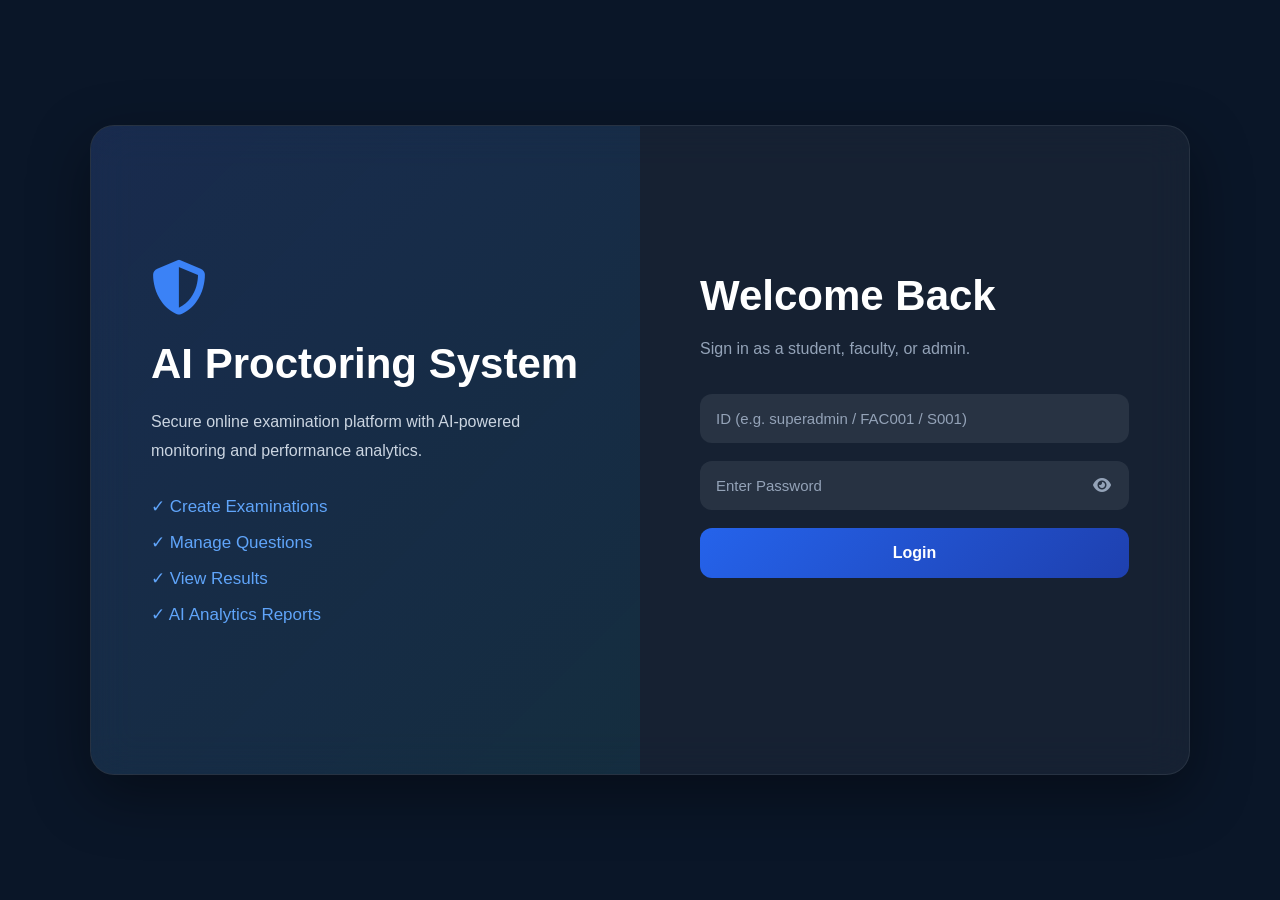
<file: frontend/index.html>
<!DOCTYPE html>
<html lang="en">
<head>
    <link rel="stylesheet" href="https://cdnjs.cloudflare.com/ajax/libs/font-awesome/6.5.1/css/all.min.css">
    <meta charset="UTF-8">
    <meta name="viewport" content="width=device-width, initial-scale=1.0">
    <title>AI Proctoring - Login</title>
    <link rel="stylesheet" href="styles.css">
</head>
<body class="login-page">
    <div class="login-wrapper">
        <div class="login-left">
            <div>
                <i class="fas fa-shield-alt login-logo"></i>
                <h1>AI Proctoring System</h1>
                <p>Secure online examination platform with AI-powered monitoring and performance analytics.</p>
                <ul>
                    <li>✓ Create Examinations</li>
                    <li>✓ Manage Questions</li>
                    <li>✓ View Results</li>
                    <li>✓ AI Analytics Reports</li>
                </ul>
            </div>
        </div>
        <div class="login-right">
            <div class="login-form">
                <h2>Welcome Back</h2>
                <p>Sign in as a student, faculty, or admin.</p>
                <form id="facultyLoginForm">
                    <input type="text" id="email" placeholder="ID (e.g. superadmin / FAC001 / S001)" required>
                    <div class="password-box">
                        <input type="password" id="password" placeholder="Enter Password" required>
                        <i class="fas fa-eye" onclick="togglePassword()"></i>
                    </div>
                    <button type="submit">Login</button>
                </form>
                <p id="message"></p>
            </div>
        </div>
    </div>
    <script src="faculty_login.js"></script>
</body>
</html>
</file>
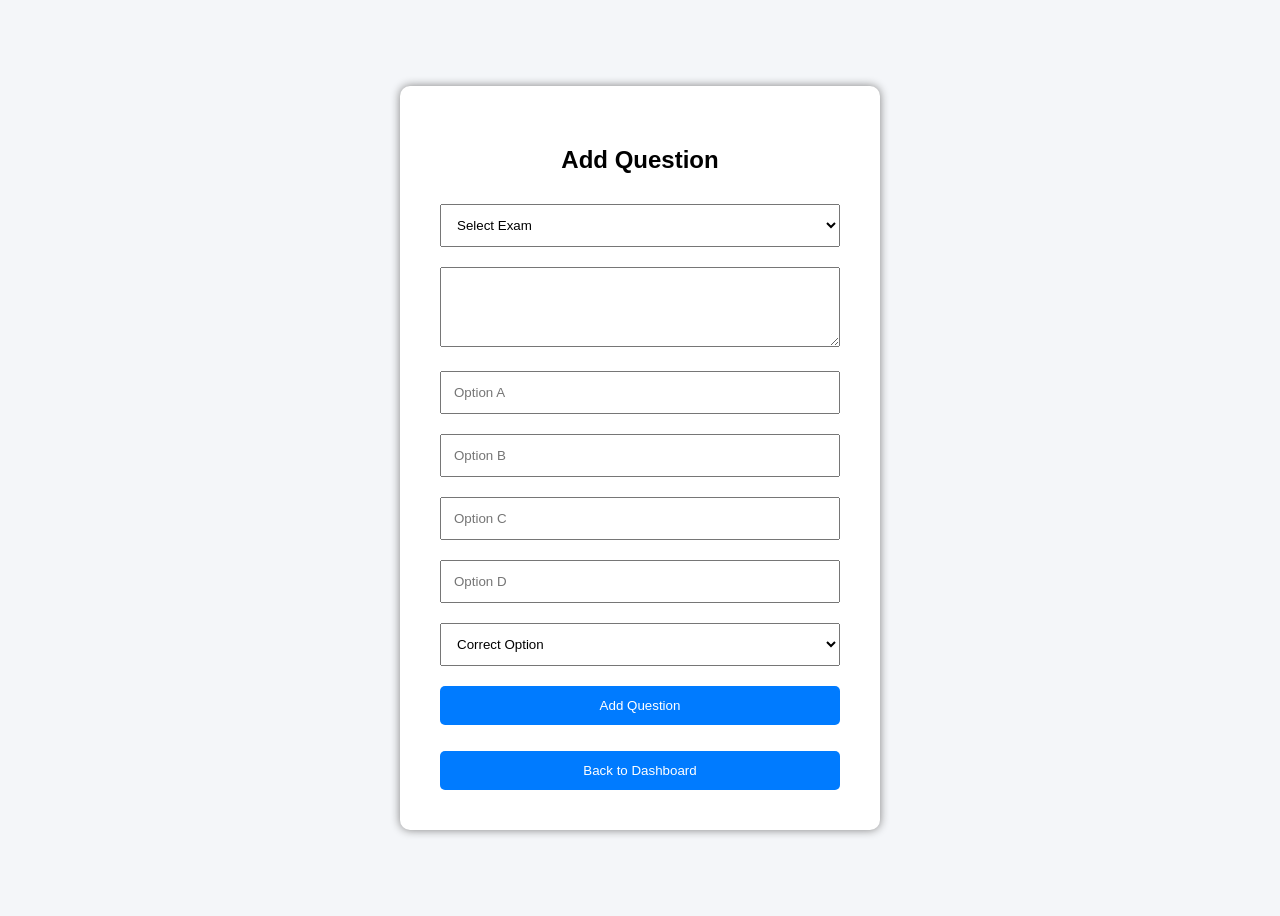
<file: frontend/add_question.html>
<!DOCTYPE html>
<html>
<head>
    <title>Add Question</title>
    <link rel="stylesheet" href="add_question.css">
</head>
<body>

    <div class="container">

        <h2>Add Question</h2>

        <form id="questionForm">

            <select id="exam_id" required>
                <option value="">Select Exam</option>
            </select>

            <textarea
                id="question_text"
                placeholder="Enter Question"
                required>
            </textarea>

            <input type="text"
                   id="option_a"
                   placeholder="Option A"
                   required>

            <input type="text"
                   id="option_b"
                   placeholder="Option B"
                   required>

            <input type="text"
                   id="option_c"
                   placeholder="Option C"
                   required>

            <input type="text"
                   id="option_d"
                   placeholder="Option D"
                   required>

            <select id="correct_option" required>
                <option value="">Correct Option</option>
                <option value="A">A</option>
                <option value="B">B</option>
                <option value="C">C</option>
                <option value="D">D</option>
            </select>

            <button type="submit">
                Add Question
            </button>

        </form>

        <p id="message"></p>

        <button onclick="window.location.href='faculty_dashboard.html'">
            Back to Dashboard
        </button>

    </div>

    <script src="add_question.js"></script>

</body>
</html>
</file>
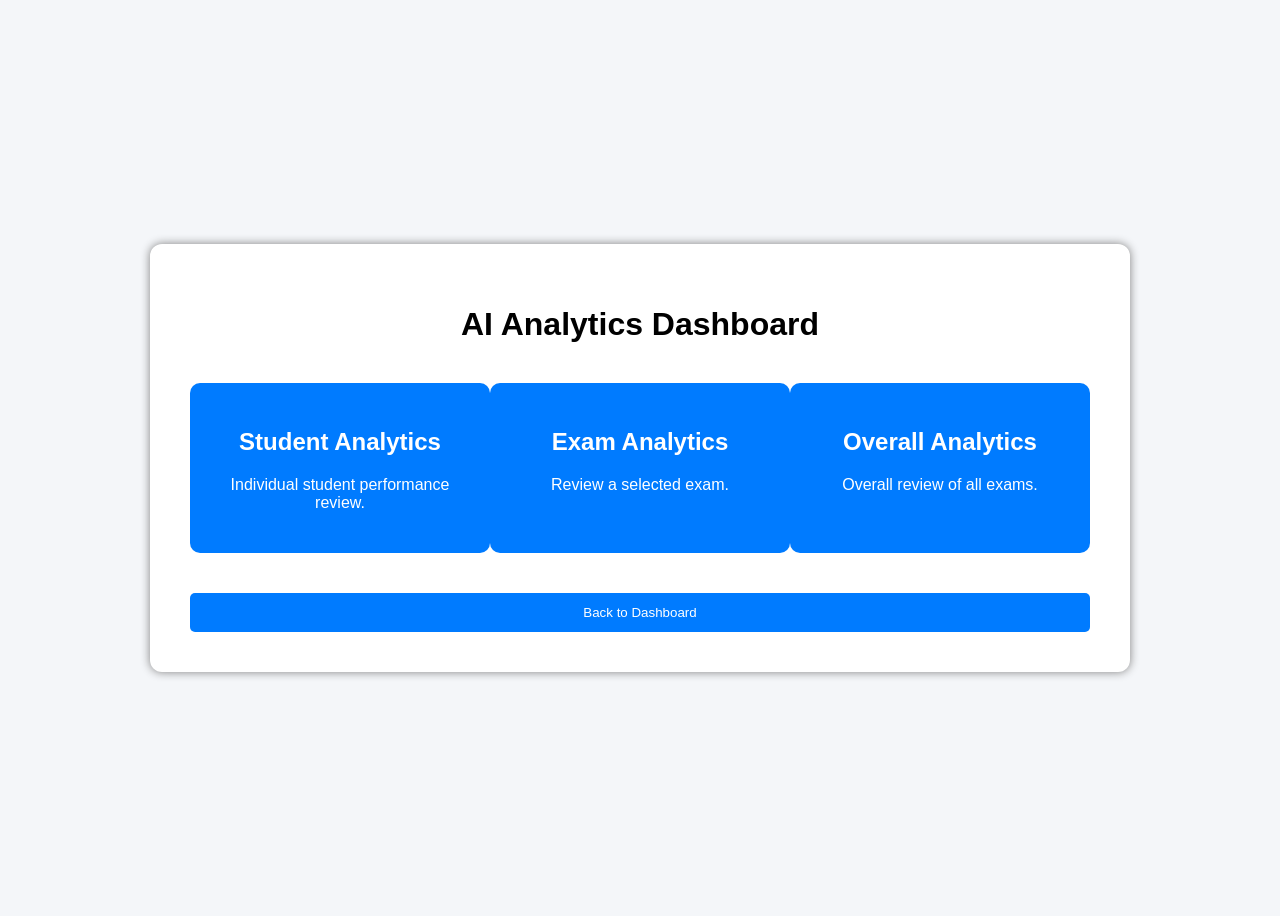
<file: frontend/ai_summary.html>
<!DOCTYPE html>
<html>
<head>
    <title>AI Analytics Dashboard</title>
    <link rel="stylesheet" href="ai_summary.css">
</head>

<body>

    <div class="container">

        <h1>AI Analytics Dashboard</h1>

        <div class="card-container">

            <div class="card" onclick="showStudentSection()">
                <h2>Student Analytics</h2>
                <p>Individual student performance review.</p>
            </div>

            <div class="card" onclick="showExamSection()">
                <h2>Exam Analytics</h2>
                <p>Review a selected exam.</p>
            </div>

            <div class="card" onclick="showOverallSection()">
                <h2>Overall Analytics</h2>
                <p>Overall review of all exams.</p>
            </div>

        </div>

        <button onclick="window.location.href='faculty_dashboard.html'">
            Back to Dashboard
        </button>

    </div>

    <script src="ai_summary.js"></script>

</body>
</html>
</file>
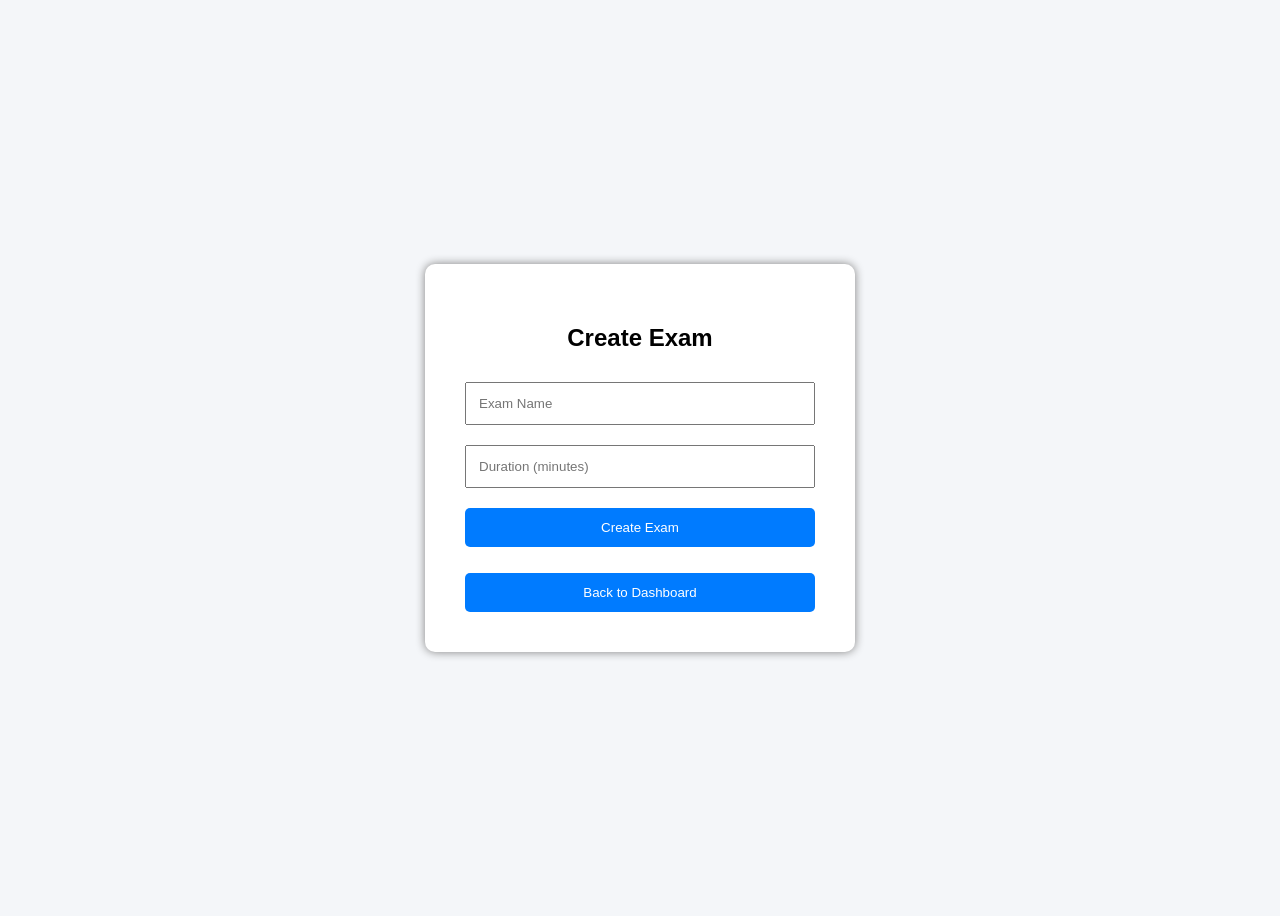
<file: frontend/create_exam.html>
<!DOCTYPE html>
<html>
<head>
    <title>Create Exam</title>
    <link rel="stylesheet" href="create_exam.css">
</head>
<body>

    <div class="container">

        <h2>Create Exam</h2>

        <form id="examForm">

            <input
                type="text"
                id="exam_name"
                placeholder="Exam Name"
                required
            >

            <input
                type="number"
                id="duration"
                placeholder="Duration (minutes)"
                required
            >

            <button type="submit">
                Create Exam
            </button>

        </form>

        <p id="message"></p>

        <button onclick="window.location.href='faculty_dashboard.html'">
            Back to Dashboard
        </button>

    </div>

    <script src="create_exam.js"></script>

</body>
</html>
</file>
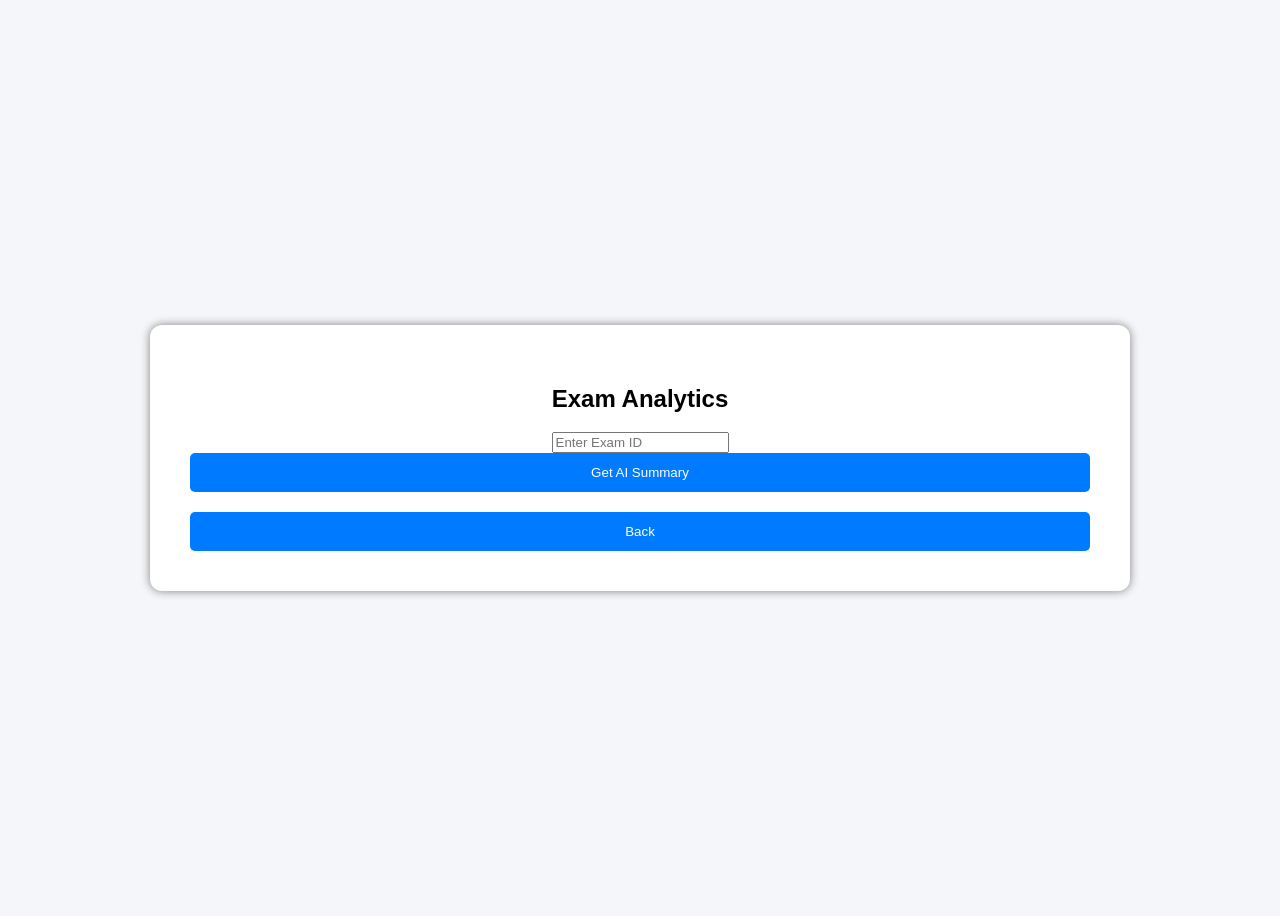
<file: frontend/exam_analytics.html>
<!DOCTYPE html>
<html>
<head>
    <title>Exam Analytics</title>
    <link rel="stylesheet" href="ai_summary.css">
</head>
<body>

<div class="container">

    <h2>Exam Analytics</h2>

    <input type="number"
           id="examId"
           placeholder="Enter Exam ID">

    <button onclick="getExamSummary()">
        Get AI Summary
    </button>

    <div id="summaryBox" style="margin-top:20px;">
    </div>

    <button onclick="window.location.href='ai_summary.html'">
        Back
    </button>

</div>

<script src="exam_analytics.js"></script>

</body>
</html>
</file>
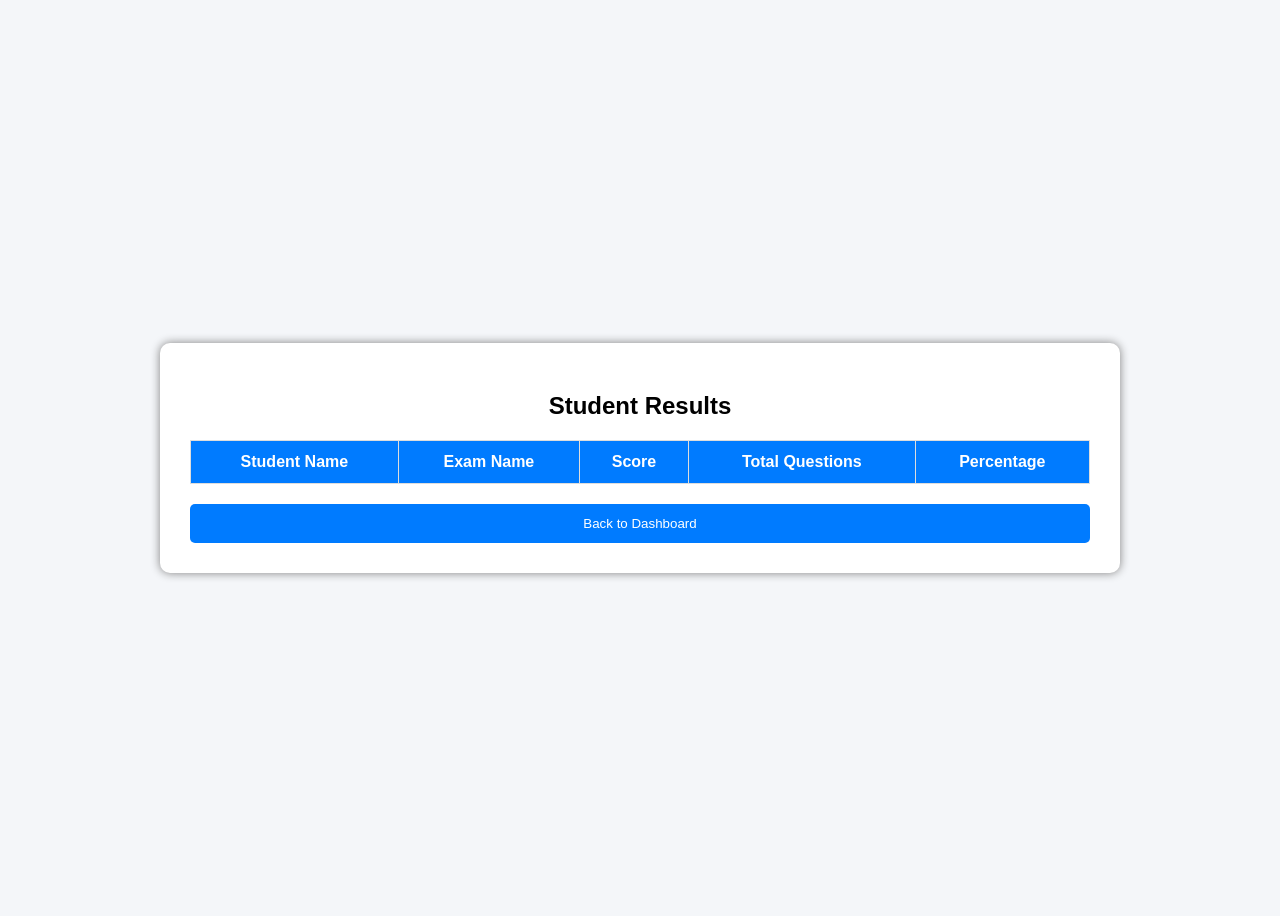
<file: frontend/faculty_results.html>
<!DOCTYPE html>
<html>
<head>
    <title>Faculty Results</title>
    <link rel="stylesheet" href="faculty_results.css">
</head>
<body>

    <div class="container">

        <h2>Student Results</h2>

        <table id="resultsTable">

            <thead>
                <tr>
                    <th>Student Name</th>
                    <th>Exam Name</th>
                    <th>Score</th>
                    <th>Total Questions</th>
                    <th>Percentage</th>
                </tr>
            </thead>

            <tbody>
            </tbody>

        </table>

        <button onclick="window.location.href='faculty_dashboard.html'">
            Back to Dashboard
        </button>

    </div>

    <script src="faculty_results.js"></script>

</body>
</html>
</file>
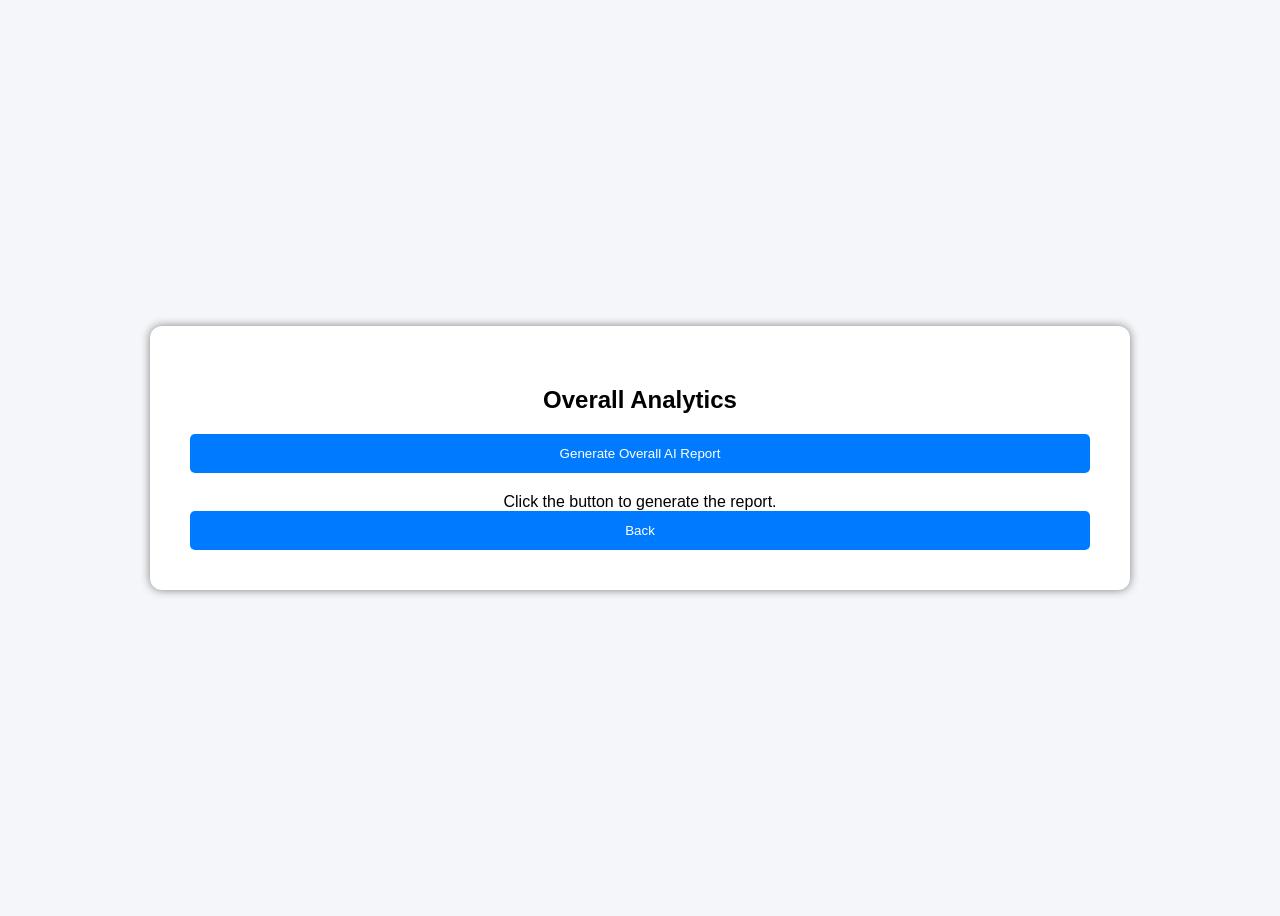
<file: frontend/overall_analytics.html>
<!DOCTYPE html>
<html>
<head>
    <title>Overall Analytics</title>
    <link rel="stylesheet" href="ai_summary.css">
</head>

<body>

<div class="container">

    <h2>Overall Analytics</h2>

    <button onclick="getOverallSummary()">
        Generate Overall AI Report
    </button>

    <div id="summaryBox" style="margin-top:20px;">
        Click the button to generate the report.
    </div>

    <button onclick="window.location.href='ai_summary.html'">
        Back
    </button>

</div>

<script src="overall_analytics.js"></script>

</body>
</html>
</file>
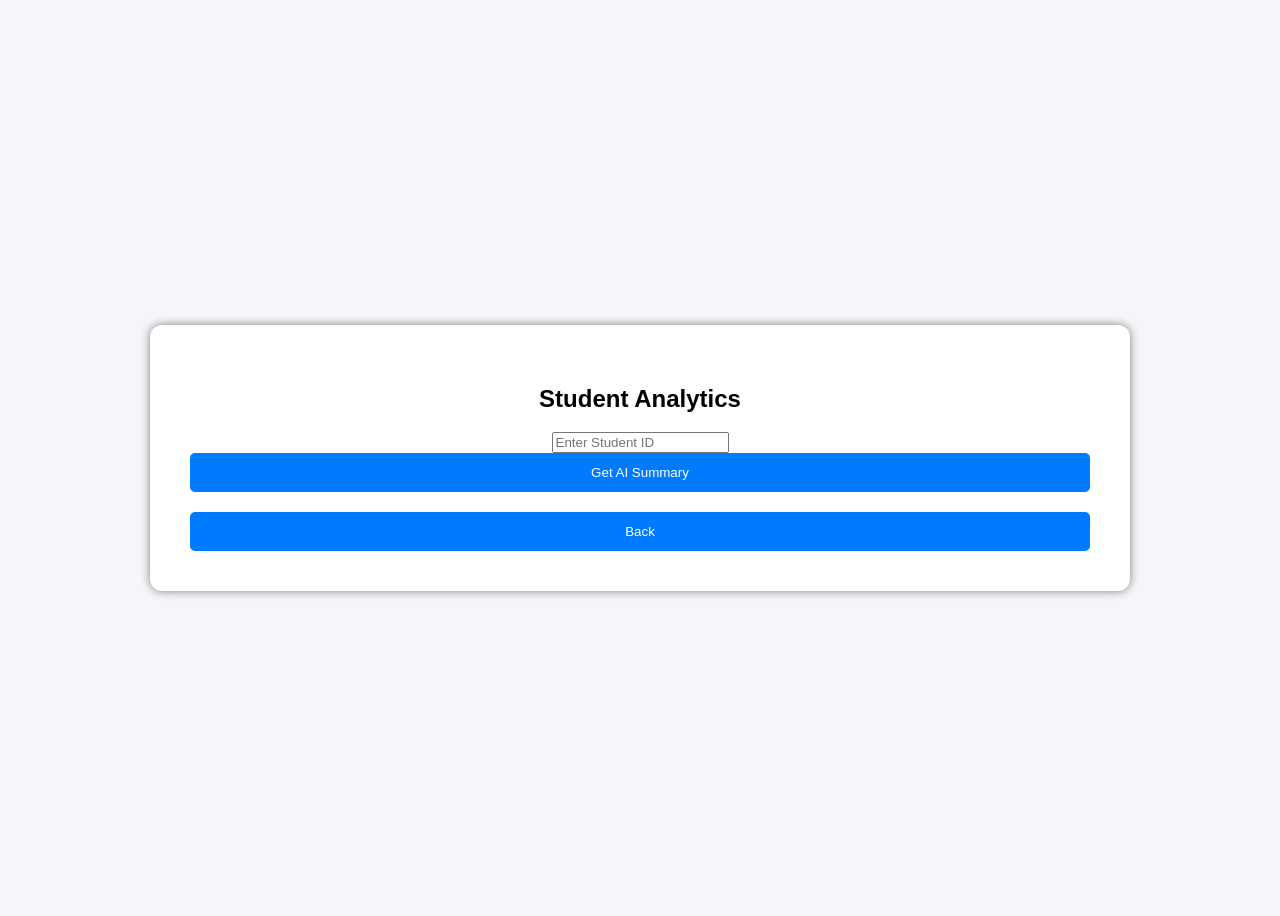
<file: frontend/student_analytics.html>
<!DOCTYPE html>
<html>
<head>
    <title>Student Analytics</title>
    <link rel="stylesheet" href="ai_summary.css">
</head>

<body>

    <div class="container">

        <h2>Student Analytics</h2>

        <input
            type="number"
            id="studentId"
            placeholder="Enter Student ID">

        <button onclick="getStudentSummary()">
            Get AI Summary
        </button>

        <div id="summaryBox" style="margin-top:20px;">
        </div>

        <button onclick="window.location.href='ai_summary.html'">
            Back
        </button>

    </div>

    <script src="student_analytics.js"></script>

</body>
</html>
</file>
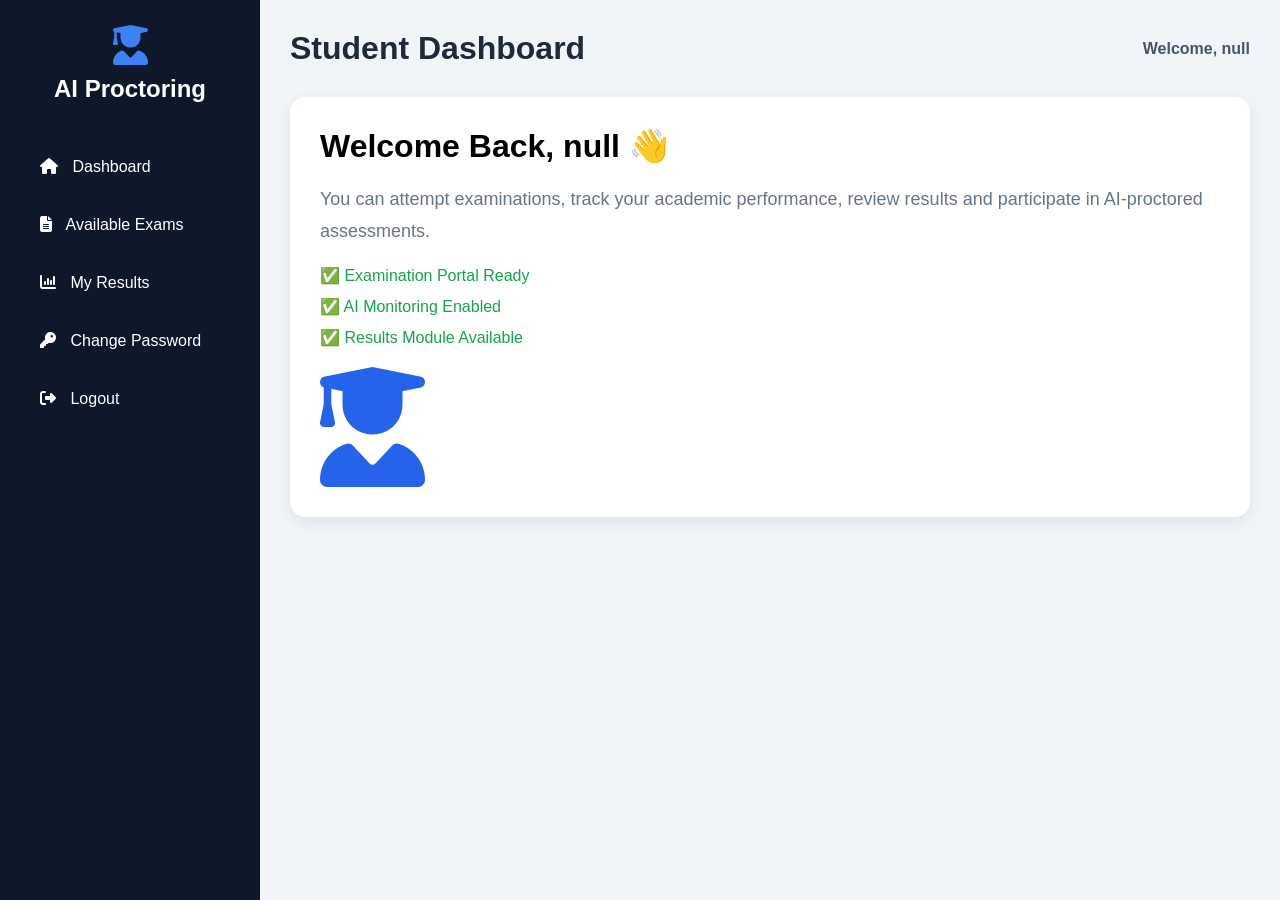
<file: frontend/student_dashboard.html>
<!DOCTYPE html>
<html>

<head>

    <meta charset="UTF-8">
    <title>Student Dashboard</title>

    <link rel="stylesheet" href="student_dashboard.css">

    <link rel="stylesheet"
          href="https://cdnjs.cloudflare.com/ajax/libs/font-awesome/6.5.1/css/all.min.css">

</head>

<body>

    <div class="sidebar">

        <div class="logo">

            <i class="fas fa-user-graduate"></i>

            <h2>AI Proctoring</h2>

        </div>

        <ul>

            <li onclick="showDashboard()">

                <i class="fas fa-house"></i>

                Dashboard

            </li>

            <li onclick="viewExams()">

                <i class="fas fa-file-lines"></i>

                Available Exams

            </li>

            <li onclick="viewResults()">

                <i class="fas fa-chart-column"></i>

                My Results

            </li>

            <li onclick="showChangePassword()">

                <i class="fas fa-key"></i>

                Change Password

            </li>

            <li onclick="logout()">

                <i class="fas fa-right-from-bracket"></i>

                Logout

            </li>

        </ul>

    </div>

    <div class="main-content">

        <div class="top-bar">

            <h1>Student Dashboard</h1>

            <span id="welcome"></span>

        </div>

        <div id="content"></div>

    </div>

    <!-- ================= Review Answer Modal ================= -->

    <div id="studentAnswersModal"
         class="modal"
         style="display:none;">

        <div class="modal-content"
             style="width:85%;max-height:85vh;overflow:auto;">

            <span class="close"
                  onclick="closeStudentAnswersModal()">

                &times;

            </span>

            <h2>

                My Answer Sheet

            </h2>

            <div id="studentAnswersContent">

            </div>

        </div>

    </div>

    <script>

        document.getElementById("welcome").innerText =
            "Welcome, " +
            localStorage.getItem("student_name");

        function showDashboard() {

            const studentName =
                localStorage.getItem("student_name");

            document.getElementById("content").innerHTML = `

                <div class="section-box">

                    <div style="
                        display:flex;
                        justify-content:space-between;
                        align-items:center;
                        flex-wrap:wrap;
                        gap:20px;
                    ">

                        <div>

                            <h1>

                                Welcome Back,
                                ${studentName} 👋

                            </h1>

                            <br>

                            <p style="
                                color:#64748b;
                                line-height:1.8;
                                font-size:18px;
                            ">

                                You can attempt examinations,
                                track your academic performance,
                                review results and participate in
                                AI-proctored assessments.

                            </p>

                            <br>

                            <div style="
                                display:flex;
                                flex-direction:column;
                                gap:12px;
                            ">

                                <span style="color:#16a34a;">
                                    ✅ Examination Portal Ready
                                </span>

                                <span style="color:#16a34a;">
                                    ✅ AI Monitoring Enabled
                                </span>

                                <span style="color:#16a34a;">
                                    ✅ Results Module Available
                                </span>

                            </div>

                        </div>

                        <div>

                            <i class="fas fa-user-graduate"
                               style="
                               font-size:120px;
                               color:#2563eb;
                            ">
                            </i>

                        </div>

                    </div>

                </div>

            `;

        }

        showDashboard();

        function showChangePassword() {

            const rollNo = localStorage.getItem("student_roll") || "";

            document.getElementById("content").innerHTML = `
            <div class="section-box" style="max-width:480px">

                <h2 style="margin-bottom:20px">

                    Change Password

                </h2>

                <form id="changePwForm"
                      style="display:flex;flex-direction:column;gap:14px">

                    <input type="password"
                           id="cp_current"
                           placeholder="Current Password"
                           required>

                    <input type="password"
                           id="cp_new"
                           placeholder="New Password"
                           required>

                    <input type="password"
                           id="cp_confirm"
                           placeholder="Confirm New Password"
                           required>

                    <button type="submit">

                        Update Password

                    </button>

                </form>

                <p id="cpMsg"></p>

            </div>`;

            document.getElementById("changePwForm").addEventListener("submit", async (e) => {

                e.preventDefault();

                const msg =
                    document.getElementById("cpMsg");

                const newPw =
                    document.getElementById("cp_new").value;

                const confirmPw =
                    document.getElementById("cp_confirm").value;

                if(newPw!==confirmPw){

                    msg.style.color="red";

                    msg.innerText="New passwords do not match.";

                    return;

                }

                if(newPw.length<6){

                    msg.style.color="red";

                    msg.innerText="Password must be at least 6 characters.";

                    return;

                }

                try{

                    const resp =
                        await fetch(
                            "http://127.0.0.1:8000/student/change-password",
                            {
                                method:"POST",
                                headers:{
                                    "Content-Type":"application/json"
                                },
                                body:JSON.stringify({

                                    student_id:localStorage.getItem("student_id"),

                                    current_password:document.getElementById("cp_current").value,

                                    new_password:newPw

                                })

                            }
                        );

                    const data =
                        await resp.json();

                    if(data.message==="Password changed successfully"){

                        msg.style.color="green";

                        msg.innerText="Password changed! Please log in again.";

                        setTimeout(()=>{

                            localStorage.removeItem("student_id");

                            localStorage.removeItem("student_name");

                            window.location.href="index.html";

                        },2000);

                    }

                    else{

                        msg.style.color="red";

                        msg.innerText=data.message;

                    }

                }

                catch(err){

                    msg.style.color="red";

                    msg.innerText="Unable to connect to server.";

                }

            });

        }

    </script>

    <script src="script.js"></script>

    <script src="student_dashboard.js"></script>

</body>

</html>
</file>
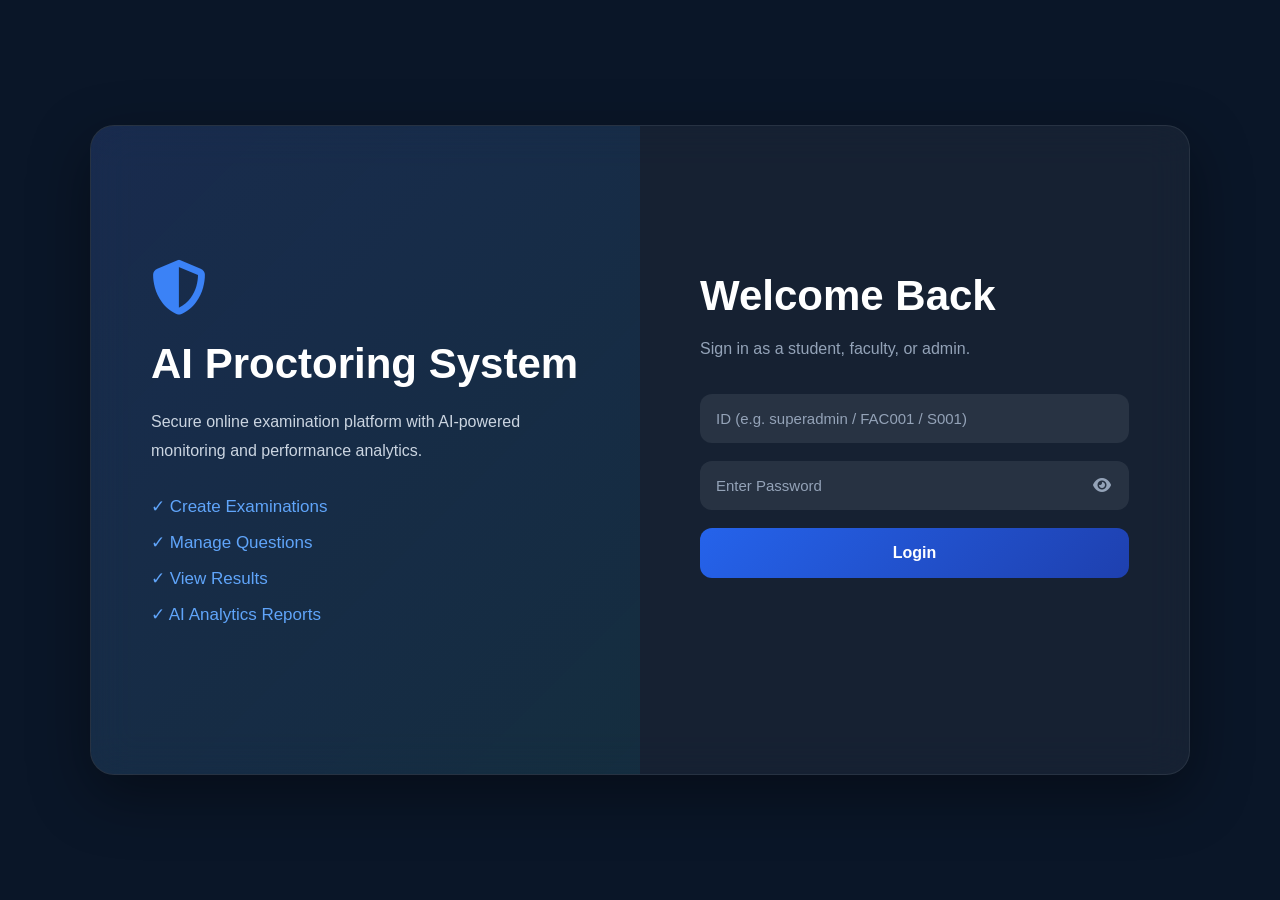
<file: frontend/superadmin_dashboard.html>
<!DOCTYPE html>
<html>
<head>
    <meta charset="UTF-8">
    <title>Super Admin Dashboard</title>
    <link rel="stylesheet" href="faculty_dashboard.css">
    <link rel="stylesheet" href="https://cdnjs.cloudflare.com/ajax/libs/font-awesome/6.5.1/css/all.min.css">
</head>
<body>

    <div class="sidebar">
        <div class="logo">
            <i class="fas fa-user-shield"></i>
            <h2>Super Admin</h2>
        </div>
        <ul>
            <li onclick="showHome()"><i class="fas fa-house"></i> Dashboard</li>
            <li onclick="showStudents()"><i class="fas fa-user-graduate"></i> Manage Students</li>
            <li onclick="showFaculty()"><i class="fas fa-chalkboard-teacher"></i> Manage Faculty</li>
            <li onclick="showCreateExam()"><i class="fas fa-file-circle-plus"></i> Create Exam</li>
            <li onclick="showManageExams()"><i class="fas fa-trash-can"></i> Manage Exams</li>
            <li onclick="showProctoring()"><i class="fas fa-shield-halved"></i> Proctoring</li>
            <li onclick="showAnalytics()"><i class="fas fa-robot"></i> AI Analytics</li>
            <li onclick="showChangePassword()"><i class="fas fa-key"></i> Change Password</li>
            <li onclick="logout()"><i class="fas fa-right-from-bracket"></i> Logout</li>
        </ul>
    </div>

    <div class="main-content">
        <div class="top-bar">
            <h1>Super Admin Dashboard</h1>
            <span id="welcome"></span>
        </div>
        <div id="content-area"></div>
    </div>

    <script src="superadmin_dashboard.js"></script>
</body>
</html>
</file>
<file: frontend/styles.css>
/* ── Reset & Base ───────────────────────────── */
*, *::before, *::after {
    margin: 0;
    padding: 0;
    box-sizing: border-box;
}

:root {
    --blue-900: #0a1628;
    --blue-800: #0f2044;
    --blue-600: #1e50d4;
    --blue-500: #2563eb;
    --blue-400: #3b82f6;
    --blue-300: #93c5fd;
    --cyan:     #06b6d4;
    --green:    #10b981;
    --amber:    #f59e0b;
    --red:      #ef4444;
    --white:    #ffffff;
    --gray-50:  #f8fafc;
    --gray-100: #f1f5f9;
    --gray-200: #e2e8f0;
    --gray-400: #94a3b8;
    --gray-600: #475569;
    --gray-800: #1e293b;
    --font-display: 'Space Grotesk', sans-serif;
    --font-body:    'Inter', sans-serif;
}

body {
    font-family: var(--font-body);
    background: var(--blue-900);
    color: var(--white);
    min-height: 100vh;
    overflow-x: hidden;
}

/* ── Animated Background ────────────────────── */
.bg-particles {
    position: fixed;
    inset: 0;
    pointer-events: none;
    z-index: 0;
    overflow: hidden;
}

.bg-particles span {
    position: absolute;
    display: block;
    border-radius: 50%;
    background: rgba(37, 99, 235, 0.12);
    animation: float 20s infinite linear;
}

.bg-particles span:nth-child(1)  { width: 400px; height: 400px; top: -100px; left: -100px; animation-duration: 18s; }
.bg-particles span:nth-child(2)  { width: 200px; height: 200px; top: 60%;    left: 80%;    animation-duration: 25s; animation-delay: -5s; }
.bg-particles span:nth-child(3)  { width: 300px; height: 300px; top: 40%;    left: -50px;  animation-duration: 22s; animation-delay: -10s; }
.bg-particles span:nth-child(4)  { width: 150px; height: 150px; top: 10%;    left: 60%;    animation-duration: 15s; animation-delay: -3s; }
.bg-particles span:nth-child(5)  { width: 500px; height: 500px; top: 70%;    left: 30%;    animation-duration: 30s; animation-delay: -8s; }
.bg-particles span:nth-child(6)  { width: 100px; height: 100px; top: 20%;    left: 90%;    animation-duration: 20s; animation-delay: -12s; }
.bg-particles span:nth-child(7)  { width: 250px; height: 250px; top: 85%;    left: 5%;     animation-duration: 28s; animation-delay: -6s; }
.bg-particles span:nth-child(8)  { width: 180px; height: 180px; top: 30%;    left: 45%;    animation-duration: 16s; animation-delay: -2s; }
.bg-particles span:nth-child(9)  { width: 120px; height: 120px; top: 75%;    left: 70%;    animation-duration: 24s; animation-delay: -9s; }
.bg-particles span:nth-child(10) { width: 350px; height: 350px; top: 5%;     left: 25%;    animation-duration: 32s; animation-delay: -14s; }

@keyframes float {
    0%   { transform: translate(0, 0) scale(1); }
    33%  { transform: translate(30px, -30px) scale(1.05); }
    66%  { transform: translate(-20px, 20px) scale(0.95); }
    100% { transform: translate(0, 0) scale(1); }
}

/* ── Navbar ─────────────────────────────────── */
.navbar {
    position: relative;
    z-index: 10;
    display: flex;
    align-items: center;
    justify-content: space-between;
    padding: 20px 60px;
    border-bottom: 1px solid rgba(255,255,255,0.06);
    backdrop-filter: blur(10px);
}

.nav-brand {
    display: flex;
    align-items: center;
    gap: 12px;
}

.brand-icon {
    width: 40px;
    height: 40px;
    background: linear-gradient(135deg, var(--blue-500), var(--cyan));
    border-radius: 10px;
    display: flex;
    align-items: center;
    justify-content: center;
    font-size: 18px;
}

.brand-name {
    font-family: var(--font-display);
    font-size: 22px;
    font-weight: 700;
    letter-spacing: -0.5px;
}

.nav-links {
    display: flex;
    gap: 32px;
}

.nav-links a {
    text-decoration: none;
    color: var(--gray-400);
    font-size: 15px;
    font-weight: 500;
    transition: color 0.2s;
}

.nav-links a:hover { color: var(--white); }

.nav-badge {
    display: flex;
    align-items: center;
    gap: 8px;
    background: rgba(16, 185, 129, 0.1);
    border: 1px solid rgba(16, 185, 129, 0.3);
    color: var(--green);
    font-size: 13px;
    font-weight: 500;
    padding: 6px 14px;
    border-radius: 999px;
}

/* ── Pulse dot ──────────────────────────────── */
.pulse-dot {
    display: inline-block;
    width: 8px;
    height: 8px;
    background: var(--green);
    border-radius: 50%;
    animation: pulse 2s infinite;
}

@keyframes pulse {
    0%, 100% { box-shadow: 0 0 0 0 rgba(16,185,129,0.6); }
    50%       { box-shadow: 0 0 0 6px rgba(16,185,129,0); }
}

/* ── Hero Layout ────────────────────────────── */
.hero {
    position: relative;
    z-index: 5;
    display: flex;
    align-items: center;
    justify-content: center;
    gap: 70px;
    padding: 60px 80px 80px;
    min-height: calc(100vh - 82px);
}

/* ── Hero Left ──────────────────────────────── */
.hero-left {
    flex: 1;
    max-width: 560px;
}

.eyebrow {
    display: inline-flex;
    align-items: center;
    gap: 8px;
    background: rgba(37, 99, 235, 0.15);
    border: 1px solid rgba(37, 99, 235, 0.35);
    color: var(--blue-300);
    font-size: 13px;
    font-weight: 600;
    padding: 6px 14px;
    border-radius: 999px;
    margin-bottom: 24px;
    letter-spacing: 0.4px;
}

.hero-title {
    font-family: var(--font-display);
    font-size: 56px;
    font-weight: 700;
    line-height: 1.1;
    letter-spacing: -1.5px;
    margin-bottom: 22px;
    color: var(--white);
}

.gradient-text {
    background: linear-gradient(135deg, var(--blue-400), var(--cyan));
    -webkit-background-clip: text;
    -webkit-text-fill-color: transparent;
    background-clip: text;
}

.hero-subtitle {
    font-size: 17px;
    color: var(--gray-400);
    line-height: 1.75;
    margin-bottom: 36px;
    max-width: 480px;
}

/* ── Feature Grid ───────────────────────────── */
.feature-grid {
    display: grid;
    grid-template-columns: 1fr 1fr;
    gap: 14px;
    margin-bottom: 36px;
}

.feature-card {
    display: flex;
    align-items: center;
    gap: 14px;
    background: rgba(255,255,255,0.04);
    border: 1px solid rgba(255,255,255,0.08);
    border-radius: 14px;
    padding: 16px;
    transition: border-color 0.25s, background 0.25s;
}

.feature-card:hover {
    background: rgba(255,255,255,0.07);
    border-color: rgba(37,99,235,0.4);
}

.feat-icon {
    width: 40px;
    height: 40px;
    min-width: 40px;
    background: linear-gradient(135deg, rgba(37,99,235,0.25), rgba(6,182,212,0.15));
    border-radius: 10px;
    display: flex;
    align-items: center;
    justify-content: center;
    color: var(--blue-400);
    font-size: 16px;
}

.feature-card strong {
    display: block;
    font-size: 14px;
    font-weight: 600;
    color: var(--white);
    margin-bottom: 2px;
}

.feature-card p {
    font-size: 12px;
    color: var(--gray-400);
}

/* ── CTA Buttons ────────────────────────────── */
.cta-row {
    display: flex;
    gap: 16px;
    margin-bottom: 36px;
}

.btn {
    display: inline-flex;
    align-items: center;
    gap: 10px;
    padding: 14px 28px;
    border-radius: 12px;
    font-size: 15px;
    font-weight: 600;
    text-decoration: none;
    cursor: pointer;
    transition: transform 0.2s, box-shadow 0.2s;
    border: none;
}

.btn:hover { transform: translateY(-3px); }

.btn-primary {
    background: linear-gradient(135deg, var(--blue-500), var(--blue-600));
    color: var(--white);
    box-shadow: 0 4px 20px rgba(37,99,235,0.35);
}

.btn-primary:hover {
    box-shadow: 0 8px 30px rgba(37,99,235,0.55);
}

.btn-secondary {
    background: rgba(255,255,255,0.07);
    color: var(--white);
    border: 1px solid rgba(255,255,255,0.15);
}

.btn-secondary:hover {
    background: rgba(255,255,255,0.12);
    box-shadow: 0 8px 25px rgba(0,0,0,0.2);
}

/* ── Hero Right (Monitor Card) ───────────────── */
.hero-right {
    flex: 1;
    max-width: 460px;
    position: relative;
}

.monitor-card {
    background: rgba(255,255,255,0.04);
    border: 1px solid rgba(255,255,255,0.1);
    border-radius: 20px;
    overflow: hidden;
    backdrop-filter: blur(20px);
    box-shadow: 0 30px 80px rgba(0,0,0,0.4), 0 0 0 1px rgba(255,255,255,0.05);
}

.monitor-header {
    display: flex;
    align-items: center;
    gap: 10px;
    padding: 14px 18px;
    border-bottom: 1px solid rgba(255,255,255,0.07);
    background: rgba(0,0,0,0.2);
}

.monitor-dots { display: flex; gap: 6px; margin-right: 4px; }
.dot { width: 10px; height: 10px; border-radius: 50%; }
.dot.red    { background: #ff5f57; }
.dot.yellow { background: #febc2e; }
.dot.green  { background: #28c840; }

.monitor-title {
    flex: 1;
    font-size: 13px;
    font-weight: 600;
    color: var(--gray-400);
}

.status-badge {
    display: flex;
    align-items: center;
    gap: 6px;
    font-size: 11px;
    font-weight: 600;
    color: var(--green);
    background: rgba(16,185,129,0.1);
    border: 1px solid rgba(16,185,129,0.25);
    padding: 4px 10px;
    border-radius: 999px;
}

/* ── Video Feed ─────────────────────────────── */
.video-feed {
    position: relative;
    background: linear-gradient(160deg, #0c1a35, #0f2a50);
    height: 200px;
    display: flex;
    align-items: center;
    justify-content: center;
    overflow: hidden;
}

.silhouette {
    font-size: 90px;
    color: rgba(37,99,235,0.25);
    z-index: 1;
}

.face-detect-box {
    position: absolute;
    width: 100px;
    height: 110px;
    top: 50%;
    left: 50%;
    transform: translate(-50%, -55%);
    border: 2px solid var(--green);
    border-radius: 8px;
    animation: scan 3s ease-in-out infinite;
    z-index: 3;
}

.face-detect-box::before, .face-detect-box::after {
    content: '';
    position: absolute;
    width: 14px;
    height: 14px;
    border-color: var(--cyan);
    border-style: solid;
}

.face-detect-box::before { top: -2px; left: -2px; border-width: 3px 0 0 3px; }
.face-detect-box::after  { bottom: -2px; right: -2px; border-width: 0 3px 3px 0; }

@keyframes scan {
    0%, 100% { border-color: var(--green); box-shadow: 0 0 10px rgba(16,185,129,0.3); }
    50%       { border-color: var(--cyan);  box-shadow: 0 0 18px rgba(6,182,212,0.4); }
}

.gaze-indicator {
    position: absolute;
    bottom: 14px;
    right: 14px;
    width: 28px;
    height: 28px;
    background: rgba(16,185,129,0.2);
    border: 1px solid var(--green);
    border-radius: 50%;
    display: flex;
    align-items: center;
    justify-content: center;
    font-size: 11px;
    color: var(--green);
    z-index: 4;
}

.feed-overlay {
    position: absolute;
    inset: 0;
    z-index: 2;
}

.feed-info {
    position: absolute;
    bottom: 0;
    left: 0;
    right: 0;
    padding: 8px 14px;
    background: linear-gradient(transparent, rgba(0,0,0,0.6));
    display: flex;
    justify-content: space-between;
    font-size: 11px;
    color: rgba(255,255,255,0.7);
}

/* ── AI Alerts ──────────────────────────────── */
.ai-alerts {
    padding: 14px 18px;
    display: flex;
    flex-direction: column;
    gap: 8px;
    border-bottom: 1px solid rgba(255,255,255,0.06);
}

.alert-item {
    display: flex;
    align-items: center;
    gap: 10px;
    font-size: 13px;
    font-weight: 500;
}

.alert-item span:nth-child(2) { flex: 1; }

.alert-item .alert-time {
    font-size: 11px;
    color: var(--gray-400);
}

.alert-item.safe    { color: var(--green); }
.alert-item.warning { color: var(--amber); }

/* ── Exam Progress ──────────────────────────── */
.exam-progress {
    padding: 14px 18px 18px;
}

.prog-info {
    display: flex;
    justify-content: space-between;
    font-size: 12px;
    color: var(--gray-400);
    margin-bottom: 8px;
}

.progress-bar {
    height: 6px;
    background: rgba(255,255,255,0.08);
    border-radius: 999px;
    overflow: hidden;
}

.progress-fill {
    height: 100%;
    width: 45%;
    background: linear-gradient(90deg, var(--blue-500), var(--cyan));
    border-radius: 999px;
    animation: progress-glow 2s ease-in-out infinite alternate;
}

@keyframes progress-glow {
    from { box-shadow: 0 0 6px rgba(37,99,235,0.4); }
    to   { box-shadow: 0 0 14px rgba(6,182,212,0.6); }
}

/* ── Floating Badges ────────────────────────── */


@keyframes float-badge {
    0%, 100% { transform: translateY(0); }
    50%       { transform: translateY(-8px); }
}

/* ── Responsive ─────────────────────────────── */
@media (max-width: 1100px) {
    .hero { flex-direction: column; padding: 50px 40px 70px; }
    .hero-left, .hero-right { max-width: 600px; width: 100%; }
    .badge-top { right: 0; }
    .badge-bottom { left: 0; }
    .hero-title { font-size: 44px; }
}

@media (max-width: 640px) {
    .navbar { padding: 16px 24px; }
    .nav-links { display: none; }
    .hero { padding: 36px 24px 60px; gap: 50px; }
    .hero-title { font-size: 36px; letter-spacing: -1px; }
    .feature-grid { grid-template-columns: 1fr; }
    .cta-row { flex-direction: column; }
    .btn { justify-content: center; }
    .trust-row { flex-wrap: wrap; gap: 16px; }
}
/* ─────────────────────────────
   Smooth Scrolling
───────────────────────────── */

html{
    scroll-behavior:smooth;
}

/* ─────────────────────────────
   Information Sections
───────────────────────────── */

.info-section{

    position:relative;

    z-index:5;

    padding:100px 80px;

    color:white;
}

.info-section h2{

    text-align:center;

    font-family:var(--font-display);

    font-size:42px;

    margin-bottom:50px;

    color:white;
}

/* ─────────────────────────────
   How It Works
───────────────────────────── */

.steps{

    display:grid;

    grid-template-columns:
    repeat(auto-fit,minmax(260px,1fr));

    gap:25px;
}

.step{

    background:rgba(255,255,255,0.05);

    border:1px solid rgba(255,255,255,0.08);

    border-radius:18px;

    padding:25px;

    transition:0.3s;
}

.step:hover{

    transform:translateY(-5px);

    border-color:
    rgba(37,99,235,0.5);

    background:
    rgba(255,255,255,0.08);
}

.step h3{

    color:#60a5fa;

    margin-bottom:15px;

    font-size:20px;
}

.step p{

    color:#cbd5e1;

    line-height:1.8;
}

/* ─────────────────────────────
   Contact Section
───────────────────────────── */

.contact-box{

    max-width:700px;

    margin:auto;

    text-align:center;

    background:rgba(255,255,255,0.05);

    border:1px solid rgba(255,255,255,0.08);

    border-radius:20px;

    padding:40px;
}

.contact-box h3{

    font-size:28px;

    margin-bottom:20px;

    color:#60a5fa;
}

.contact-box p{

    color:#cbd5e1;

    margin-bottom:10px;

    line-height:1.8;
}

/* ─────────────────────────────
   Mobile Responsive
───────────────────────────── */

@media(max-width:768px){

    .info-section{

        padding:70px 25px;
    }

    .info-section h2{

        font-size:32px;
    }

    .contact-box{

        padding:25px;
    }

}
/* =========================
   Team Cards
========================= */

.team-grid{

    display:grid;

    grid-template-columns:
    repeat(auto-fit,minmax(280px,1fr));

    gap:30px;

    margin-top:40px;
}

.team-card{

    background:rgba(255,255,255,0.05);

    border:1px solid rgba(255,255,255,0.08);

    border-radius:20px;

    padding:35px 25px;

    text-align:center;

    transition:0.3s;
}

.team-card:hover{

    transform:translateY(-8px);

    border-color:
    rgba(37,99,235,0.5);

    background:
    rgba(255,255,255,0.08);
}

.team-card i{

    font-size:45px;

    color:#60a5fa;

    margin-bottom:20px;
}

.team-card h3{

    color:white;

    margin-bottom:10px;
}

.team-card p{

    color:#60a5fa;

    margin-bottom:15px;

    font-weight:600;
}

.team-card span{

    display:block;

    color:#cbd5e1;

    margin-bottom:10px;
}

.team-card small{

    display:block;

    color:#94a3b8;

    margin-bottom:15px;

    word-break:break-word;
}

.team-card strong{

    color:white;

    font-size:18px;
}
/* =========================
   Professional Login Pages
========================= */

.login-page{

    min-height:100vh;

    display:flex;

    justify-content:center;

    align-items:center;

    padding:40px;
}

.login-wrapper{

    width:100%;

    max-width:1100px;

    min-height:650px;

    display:grid;

    grid-template-columns:1fr 1fr;

    background:rgba(255,255,255,0.05);

    border:1px solid rgba(255,255,255,0.08);

    border-radius:24px;

    overflow:hidden;

    backdrop-filter:blur(20px);

    box-shadow:0 20px 60px rgba(0,0,0,0.4);
}

.login-left{

    padding:60px;

    display:flex;

    align-items:center;

    background:
    linear-gradient(
        135deg,
        rgba(37,99,235,0.15),
        rgba(6,182,212,0.08)
    );
}

.login-left h1{

    font-size:42px;

    margin-bottom:20px;
}

.login-left p{

    color:#cbd5e1;

    line-height:1.8;

    margin-bottom:30px;
}

.login-left ul{

    list-style:none;
}

.login-left li{

    color:#60a5fa;

    margin-bottom:15px;

    font-size:17px;
}

.login-right{

    display:flex;

    justify-content:center;

    align-items:center;

    padding:60px;
}

.login-form{

    width:100%;
}

.login-form h2{

    font-size:42px;

    margin-bottom:15px;
}

.login-form p{

    color:#94a3b8;

    margin-bottom:30px;

    line-height:1.8;
}

.login-form input{

    width:100%;

    padding:16px;

    margin-bottom:18px;

    border:none;

    border-radius:12px;

    background:rgba(255,255,255,0.08);

    color:white;

    font-size:15px;
}

.login-form input::placeholder{

    color:#94a3b8;
}

.login-form button{

    width:100%;

    padding:16px;

    border:none;

    border-radius:12px;

    background:
    linear-gradient(
        135deg,
        #2563eb,
        #1e40af
    );

    color:white;

    font-size:16px;

    font-weight:600;

    cursor:pointer;

    margin-bottom:20px;

    transition:0.3s;
}

.login-form button:hover{

    transform:translateY(-2px);
}

.back-home{

    display:inline-block;

    color:#60a5fa;

    text-decoration:none;

    font-weight:600;
}

.back-home:hover{

    color:white;
}

@media(max-width:900px){

    .login-wrapper{

        grid-template-columns:1fr;
    }

    .login-left{

        display:none;
    }
}
.login-logo{

    font-size:55px;

    color:#3b82f6;

    margin-bottom:25px;

    display:block;
}

.password-box{

    position:relative;

    width:100%;

    margin-bottom:18px;
}

.password-box input{

    margin-bottom:0;
}

.password-box i{

    position:absolute;

    right:18px;

    top:50%;

    transform:translateY(-50%);

    color:#94a3b8;

    cursor:pointer;
}

button:disabled{

    opacity:0.7;

    cursor:not-allowed;
}
button:disabled{

    opacity:0.7;

    cursor:not-allowed;
}
.exam-container{

    min-height:100vh;

    background:#0f172a;

    color:white;

    padding:18px;

    box-sizing:border-box;
}

.exam-header{

    display:flex;

    justify-content:space-between;

    align-items:center;

    margin-bottom:16px;

    max-width:980px;

    margin-left:auto;

    margin-right:auto;
}

.exam-header h1{

    font-size:18px;

    margin:0;
}

.timer-box{

    background:#2563eb;

    padding:8px 16px;

    border-radius:8px;

    font-weight:bold;

    font-size:14px;
}

.exam-layout{

    display:grid;

    grid-template-columns:1.6fr 1fr;

    gap:16px;

    max-width:980px;

    margin:0 auto;

    align-items:start;
}

.question-panel{

    background:#1e293b;

    padding:18px;

    border-radius:12px;

    min-height:360px;

    display:flex;

    flex-direction:column;
}

.proctor-panel{

    background:#1e293b;

    padding:14px;

    border-radius:12px;
}

.proctor-panel-header{

    display:flex;

    justify-content:space-between;

    align-items:center;

    margin-bottom:10px;
}

.proctor-panel-header h3{

    margin:0;

    font-size:14px;

    color:#cbd5e1;
}

.toggle-monitor-btn{

    background:#334155;

    color:#e2e8f0;

    border:1px solid #475569;

    padding:5px 12px;

    border-radius:6px;

    font-size:12px;

    cursor:pointer;
}

.toggle-monitor-btn:hover{

    background:#475569;
}

.monitor-hidden-note{

    font-size:12px;

    color:#94a3b8;

    background:#334155;

    padding:10px;

    border-radius:8px;

    margin-bottom:10px;
}

.proctor-panel video{

    width:100%;

    max-height:150px;

    object-fit:cover;

    border-radius:8px;

    margin-bottom:10px;
}

.status-card{

    background:#334155;

    padding:10px 12px;

    border-radius:8px;

    margin-top:8px;

    font-size:13px;
}

.status-card p{

    margin:6px 0;
}

.exam-progress{

    display:flex;

    align-items:center;

    gap:12px;

    margin-bottom:14px;
}

.progress-track{

    flex:1;

    height:6px;

    background:#334155;

    border-radius:4px;

    overflow:hidden;
}

.progress-fill{

    height:100%;

    width:0%;

    background:#2563eb;

    transition:width 0.25s ease;
}

.progress-label{

    font-size:12px;

    color:#94a3b8;

    white-space:nowrap;
}

.question-nav{

    display:flex;

    gap:10px;

    margin-top:auto;

    padding-top:14px;
}

.nav-btn{

    flex:1;

    padding:10px;

    font-size:14px;

    background:#334155;

    color:white;

    border:1px solid #475569;

    border-radius:8px;

    cursor:pointer;
}

.nav-btn:hover:not(:disabled){

    background:#475569;
}

.submit-btn{

    flex:1;

    padding:10px;

    font-size:14px;

    background:#16a34a;

    color:white;

    border:none;

    border-radius:8px;

    cursor:pointer;

    font-weight:bold;
}
.question-card{

    background:#334155;

    padding:16px;

    border-radius:10px;
}

.question-text{

    margin:10px 0 16px;

    font-size:16px;

    line-height:1.5;
}

.option-card{

    display:block;

    background:#475569;

    padding:11px 14px;

    margin-top:8px;

    border-radius:8px;

    cursor:pointer;

    transition:0.2s;

    font-size:14px;
}

.option-card:hover{

    background:#2563eb;
}

.option-card input{

    margin-right:8px;
}

.question-heading{

    margin-bottom:14px;

    font-size:16px;
}
</file>
<file: frontend/add_question.css>
body {
    font-family: Arial, sans-serif;
    background-color: #f4f6f9;

    display: flex;
    justify-content: center;
    align-items: center;

    min-height: 100vh;
}

.container {
    background: white;

    padding: 40px;

    width: 400px;

    border-radius: 10px;

    box-shadow: 0 0 10px gray;

    text-align: center;
}

input,
select,
textarea {
    width: 100%;

    padding: 12px;

    margin: 10px 0;

    box-sizing: border-box;
}

textarea {
    height: 80px;
}

button {
    width: 100%;

    padding: 12px;

    margin-top: 10px;

    border: none;

    border-radius: 5px;

    background-color: #007bff;

    color: white;

    cursor: pointer;
}

button:hover {
    background-color: #0056b3;
}
</file>
<file: frontend/ai_summary.css>
body {
    font-family: Arial, sans-serif;
    background-color: #f4f6f9;

    display: flex;
    justify-content: center;
    align-items: center;

    min-height: 100vh;
}

.container {
    background: white;

    width: 900px;

    padding: 40px;

    border-radius: 12px;

    box-shadow: 0 0 10px gray;

    text-align: center;
}

.card-container {
    display: flex;

    justify-content: space-between;

    margin: 40px 0;
}

.card {
    width: 250px;

    padding: 25px;

    background-color: #007bff;

    color: white;

    border-radius: 10px;

    cursor: pointer;

    transition: 0.3s;
}

.card:hover {
    transform: scale(1.05);
}

button {
    width: 100%;

    padding: 12px;

    border: none;

    border-radius: 5px;

    background-color: #007bff;

    color: white;

    cursor: pointer;
}

button:hover {
    background-color: #0056b3;
}
</file>
<file: frontend/create_exam.css>
body {
    font-family: Arial, sans-serif;
    background-color: #f4f6f9;

    display: flex;
    justify-content: center;
    align-items: center;

    height: 100vh;
}

.container {
    background: white;

    padding: 40px;

    border-radius: 10px;

    box-shadow: 0 0 10px gray;

    text-align: center;

    width: 350px;
}

input {
    width: 100%;

    padding: 12px;

    margin: 10px 0;

    box-sizing: border-box;
}

button {
    width: 100%;

    padding: 12px;

    margin-top: 10px;

    border: none;

    border-radius: 5px;

    background-color: #007bff;

    color: white;

    cursor: pointer;
}

button:hover {
    background-color: #0056b3;
}
</file>
<file: frontend/faculty_results.css>
body {
    font-family: Arial, sans-serif;
    background-color: #f4f6f9;

    display: flex;
    justify-content: center;
    align-items: center;

    min-height: 100vh;
}

.container {
    background: white;

    padding: 30px;

    border-radius: 10px;

    box-shadow: 0 0 10px gray;

    width: 90%;

    max-width: 900px;
}

h2 {
    text-align: center;
}

table {
    width: 100%;

    border-collapse: collapse;

    margin-top: 20px;
}

th,
td {
    border: 1px solid #ddd;

    padding: 12px;

    text-align: center;
}

th {
    background-color: #007bff;
    color: white;
}

button {
    width: 100%;

    padding: 12px;

    margin-top: 20px;

    border: none;

    border-radius: 5px;

    background-color: #007bff;

    color: white;

    cursor: pointer;
}

button:hover {
    background-color: #0056b3;
}
.summary-cards{

    display:flex;

    gap:20px;

    flex-wrap:wrap;

    margin:20px 0;

}

.summary-card{

    flex:1;

    min-width:170px;

    background:#ffffff;

    border-radius:12px;

    padding:20px;

    text-align:center;

    box-shadow:0 2px 10px rgba(0,0,0,.1);

}

.summary-card h3{

    margin-bottom:10px;

    color:#555;

}

.summary-card h2{

    color:#2563eb;

    font-size:32px;

}
</file>
<file: frontend/student_dashboard.css>
*{
    margin:0;
    padding:0;
    box-sizing:border-box;
    font-family:'Segoe UI',sans-serif;
}

body{
    display:flex;
    min-height:100vh;
    background:#f1f5f9;
}

/* Sidebar */

.sidebar{
    width:260px;
    background:#0f172a;
    color:white;
    min-height:100vh;
    padding:25px;
}

.logo{
    text-align:center;
    margin-bottom:40px;
}

.logo i{
    font-size:40px;
    color:#3b82f6;
    margin-bottom:10px;
}

.logo h2{
    font-size:24px;
}

.sidebar ul{
    list-style:none;
}

.sidebar ul li{
    padding:15px;
    margin-bottom:10px;
    border-radius:10px;
    cursor:pointer;
    transition:0.3s;
}

.sidebar ul li:hover{
    background:#2563eb;
}

.sidebar ul li i{
    margin-right:10px;
}

/* Main Content */

.main-content{
    flex:1;
    padding:30px;
}

.top-bar{
    display:flex;
    justify-content:space-between;
    align-items:center;
    margin-bottom:30px;
}

.top-bar h1{
    color:#1e293b;
}

#welcome{
    font-weight:600;
    color:#475569;
}

/* Section */

.section-box{
    background:white;
    padding:30px;
    border-radius:15px;
    box-shadow:0 5px 15px rgba(0,0,0,0.08);
}

/* Exam Cards */

.exam-card{
    background:white;
    padding:20px;
    border-radius:12px;
    box-shadow:0 5px 15px rgba(0,0,0,0.08);
    margin-bottom:20px;
}

.exam-card h3{
    color:#0f172a;
    margin-bottom:10px;
}

.exam-card p{
    color:#64748b;
    margin-bottom:15px;
}

/* Buttons */

button{
    padding:12px 20px;
    border:none;
    border-radius:8px;
    background:#2563eb;
    color:white;
    cursor:pointer;
    transition:0.3s;
}

button:hover{
    background:#1d4ed8;
}

/* Results */

.result-card{
    background:white;
    padding:20px;
    border-radius:12px;
    box-shadow:0 5px 15px rgba(0,0,0,0.08);
    margin-bottom:20px;
}

.result-card h3{
    color:#0f172a;
    margin-bottom:10px;
}

.result-card p{
    margin-bottom:8px;
}

/* Content */

#content{
    margin-top:20px;
}
.result-card{
    background:linear-gradient(to bottom,#ffffff,#f8fbff);
    border-radius:18px;
    padding:25px;
    margin-top:15px;
    box-shadow:0 8px 20px rgba(0,0,0,0.08);
    border-top:6px solid #2563eb;
    transition:all .3s ease;
}

.result-card:hover{
    transform:translateY(-3px);
    box-shadow:0 12px 30px rgba(0,0,0,.12);
}

.result-header{
    display:flex;
    justify-content:space-between;
    align-items:center;
    margin-bottom:20px;
}

.result-title{
    font-size:30px;
    font-weight:bold;
    letter-spacing:.5px;
    color:#1e3a8a;
}

.status-badge{
    min-width:120px;
    text-align:center;
    padding:8px 18px;
    border-radius:30px;
    font-weight:bold;
    color:white;
    font-size:14px;
}

.completed{
    background:#16a34a;
}

.cancelled{
    background:#dc2626;
}

.result-grid{
    display:grid;
    grid-template-columns:repeat(2,minmax(250px,1fr));
    gap:20px;
    margin:25px 0;
}
.result-item{
    background:#f8fafc;
    padding:18px;
    border-radius:12px;
    border:1px solid #e2e8f0;
    transition:0.3s;
}

.result-item:hover{
    transform:translateY(-2px);
    box-shadow:0 8px 20px rgba(0,0,0,.08);
}

.result-item span{
    display:block;
    color:#64748b;
    font-size:13px;
}

.result-item strong{
    font-size:22px;
    color:#1e293b;
}

.progress-box{
    width:100%;
    margin-top:30px;
}

.progress-bar{
    width:100%;
    height:16px;
    background:#e2e8f0;
    border-radius:30px;
    overflow:hidden;
}

.progress-fill{
    height:100%;
    background:linear-gradient(90deg,#2563eb,#38bdf8);
    border-radius:30px;
    transition:width .8s ease;
}
.submit-box{
    margin-top:20px;
    padding-top:18px;
    border-top:1px solid #e2e8f0;
    color:#475569;
    font-size:15px;
}
#examSelect{
    background:white;
    border:2px solid #dbeafe;
    outline:none;
    transition:.3s;
    cursor:pointer;
}

#examSelect:hover{
    border-color:#2563eb;
}

#examSelect:focus{
    border-color:#2563eb;
    box-shadow:0 0 10px rgba(37,99,235,.2);
}
.answer-card{

    background:#ffffff;

    border:1px solid #ddd;

    border-left:6px solid #2563eb;

    border-radius:10px;

    padding:18px;

    margin-bottom:18px;

    box-shadow:0 2px 8px rgba(0,0,0,.08);

}

.answer-card h3{

    color:#2563eb;

    margin-top:0;

}

.correct-answer{

    color:#16a34a;

    font-weight:bold;

}

.wrong-answer{

    color:#dc2626;

    font-weight:bold;

}
/* Student Answer Sheet Modal */

.modal{

    display:none;

    position:fixed;

    left:0;

    top:0;

    width:100%;

    height:100%;

    background:rgba(0,0,0,0.5);

    z-index:9999;

}

.modal-content{

    background:#ffffff;

    width:85%;

    max-width:1100px;

    max-height:90vh;

    overflow-y:auto;

    margin:30px auto;

    border-radius:12px;

    padding:25px;

    position:relative;

    box-shadow:0 10px 30px rgba(0,0,0,0.3);

}

.close{

    position:absolute;

    top:15px;

    right:20px;

    font-size:32px;

    cursor:pointer;

    font-weight:bold;

}

.answer-card{

    border-left:5px solid #2563eb;

    background:#ffffff;

    padding:20px;

    margin-bottom:20px;

    border-radius:10px;

    box-shadow:0 2px 8px rgba(0,0,0,0.08);

}

.correct-answer{

    color:#16a34a;

    font-weight:bold;

}

.wrong-answer{

    color:#dc2626;

    font-weight:bold;

}
</file>
<file: frontend/faculty_dashboard.css>
*{
    margin:0;
    padding:0;
    box-sizing:border-box;
    font-family:'Segoe UI',sans-serif;
}

body{
    display:flex;
    min-height:100vh;
    background:#f1f5f9;
}

/* Sidebar */

.sidebar{
    width:260px;
    background:#0f172a;
    color:white;
    min-height:100vh;
    padding:25px;
}

.logo{
    text-align:center;
    margin-bottom:40px;
}

.logo i{
    font-size:40px;
    color:#3b82f6;
    margin-bottom:10px;
}

.logo h2{
    font-size:24px;
}

.sidebar ul{
    list-style:none;
}

.sidebar ul li{
    padding:15px;
    margin-bottom:10px;
    border-radius:10px;
    cursor:pointer;
    transition:0.3s;
}

.sidebar ul li:hover{
    background:#2563eb;
}

.sidebar ul li i{
    margin-right:10px;
}

/* Main */

.main-content{
    flex:1;
    padding:30px;
}

.top-bar{
    display:flex;
    justify-content:space-between;
    align-items:center;
    margin-bottom:30px;
}

.top-bar h1{
    color:#1e293b;
}

#welcome{
    font-weight:600;
    color:#475569;
}

/* Cards */

.cards{
    display:grid;
    grid-template-columns:
    repeat(auto-fit,minmax(220px,1fr));
    gap:20px;
    margin-bottom:30px;
}

.card{
    background:white;
    padding:25px;
    border-radius:15px;
    box-shadow:0 5px 15px rgba(0,0,0,0.08);
    transition:0.3s;
}

.card:hover{
    transform:translateY(-5px);
}

.card i{
    font-size:30px;
    color:#2563eb;
    margin-bottom:15px;
}

.card h3{
    margin-bottom:10px;
}

.card p{
    color:#64748b;
}

/* Content Area */

.section-box{
    background:white;
    padding:30px;
    border-radius:15px;
    box-shadow:0 5px 15px rgba(0,0,0,0.08);
}

.section-box h2{
    margin-bottom:20px;
}

/* Forms */

input,
select,
textarea{
    width:100%;
    padding:12px;
    margin-bottom:15px;
    border:1px solid #d1d5db;
    border-radius:8px;
}

button{
    padding:12px 20px;
    border:none;
    border-radius:8px;
    background:#2563eb;
    color:white;
    cursor:pointer;
    transition:0.3s;
}

button:hover{
    background:#1d4ed8;
}

/* Back Button */

.back-btn{
    background:#64748b;
}

.back-btn:hover{
    background:#475569;
}

/* Table */

table{
    width:100%;
    border-collapse:collapse;
    margin-top:20px;
}

table th{
    background:#2563eb;
    color:white;
    padding:12px;
}

table td{
    padding:12px;
    border:1px solid #ddd;
}

/* AI Summary Output */

pre{
    white-space:pre-wrap;
    word-wrap:break-word;
    background:#f8fafc;
    padding:20px;
    border-radius:10px;
    border:1px solid #e2e8f0;
    margin-top:20px;
    line-height:1.7;
    color:#334155;
}
.modal{
    display:none;
    position:fixed;
    z-index:1000;
    left:0;
    top:0;
    width:100%;
    height:100%;
    background:rgba(0,0,0,0.5);
}

.modal-content{
    background:#fff;
    width:600px;
    max-width:90%;
    margin:60px auto;
    padding:25px;
    border-radius:10px;
    box-shadow:0 5px 15px rgba(0,0,0,0.3);
}

.close{
    float:right;
    font-size:28px;
    cursor:pointer;
}

.modal-buttons{
    margin-top:20px;
    display:flex;
    gap:10px;
}
/* ===== Result Row Highlighting ===== */

.completed-row{

    background-color:#f1fff4;

}

.onhold-row{

    background-color:#fff8dd;

}

.invalid-row{

    background-color:#ffe9e9;

}

.completed-row:hover,
.onhold-row:hover,
.invalid-row:hover{

    filter:brightness(98%);

}
/* ===== Search Box ===== */

.search-box{

    margin-bottom:20px;

}

.search-box input{

    width:320px;

    padding:10px 15px;

    border:1px solid #ccc;

    border-radius:6px;

    font-size:15px;

    outline:none;

}

.search-box input:focus{

    border-color:#4CAF50;

}
.filter-box{

    margin-bottom:20px;

}

.filter-box select{

    margin-left:10px;
    padding:8px 12px;
    border:1px solid #ccc;
    border-radius:6px;
    font-size:14px;

}
.sort-box{

    margin-bottom:20px;

}

.sort-box select{

    margin-left:10px;
    padding:8px 12px;
    border:1px solid #ccc;
    border-radius:6px;
    font-size:14px;
    outline:none;

}

.sort-box select:focus{

    border-color:#4CAF50;

}
/* ===========================
   Student Answer Sheet
=========================== */

.answer-card{

    background:#ffffff;

    border:1px solid #dcdcdc;

    border-left:6px solid #2563eb;

    border-radius:10px;

    padding:18px;

    margin-bottom:20px;

    box-shadow:0 2px 8px rgba(0,0,0,.08);

}

.answer-card h3{

    margin-top:0;

    color:#2563eb;

}

.answer-card p{

    margin:10px 0;

    line-height:1.6;

}

.correct-answer{

    color:#16a34a;

    font-weight:bold;

    font-size:16px;

}

.wrong-answer{

    color:#dc2626;

    font-weight:bold;

    font-size:16px;

}

.answer-card hr{

    border:none;

    border-top:1px solid #e5e5e5;

    margin-top:15px;

}

.modal-content{

    animation:fadeIn .25s ease-in-out;

}

@keyframes fadeIn{

    from{

        opacity:0;

        transform:translateY(-10px);

    }

    to{

        opacity:1;

        transform:translateY(0);

    }

}
/* ==========================
   AI Summary Styling
========================== */

#summaryBox{

    margin-top:20px;

}

#summaryBox p{

    margin:10px 0;

    line-height:1.8;

}

#summaryBox h2{

    margin-bottom:20px;

}

#summaryBox h3{

    margin:20px 0 12px;

    color:#2563eb;

}

#summaryBox ul{

    margin:10px 0 10px 20px;

    line-height:1.8;

}

#summaryBox li{

    margin-bottom:8px;

}

#summaryBox hr{

    margin:20px 0;

    border:none;

    border-top:1px solid #dbeafe;

}
/* ===========================
   Student AI Summary
=========================== */

#summaryBox{

    margin-top:20px;

}

#summaryBox p{

    margin:10px 0;

    line-height:1.7;

    color:#334155;

}

#summaryBox ul{

    margin-left:20px;

    line-height:1.8;

}

#summaryBox hr{

    margin:20px 0;

    border:none;

    border-top:1px solid #e5e7eb;

}
/* ===========================
   AI Loading Animation
=========================== */

.loading-box{

    text-align:center;

    padding:40px;

}

.loader{

    width:45px;

    height:45px;

    border:5px solid #dbeafe;

    border-top:5px solid #2563eb;

    border-radius:50%;

    animation:spin 1s linear infinite;

    margin:auto;

    margin-bottom:20px;

}

@keyframes spin{

    from{

        transform:rotate(0deg);

    }

    to{

        transform:rotate(360deg);

    }

}
</file>
